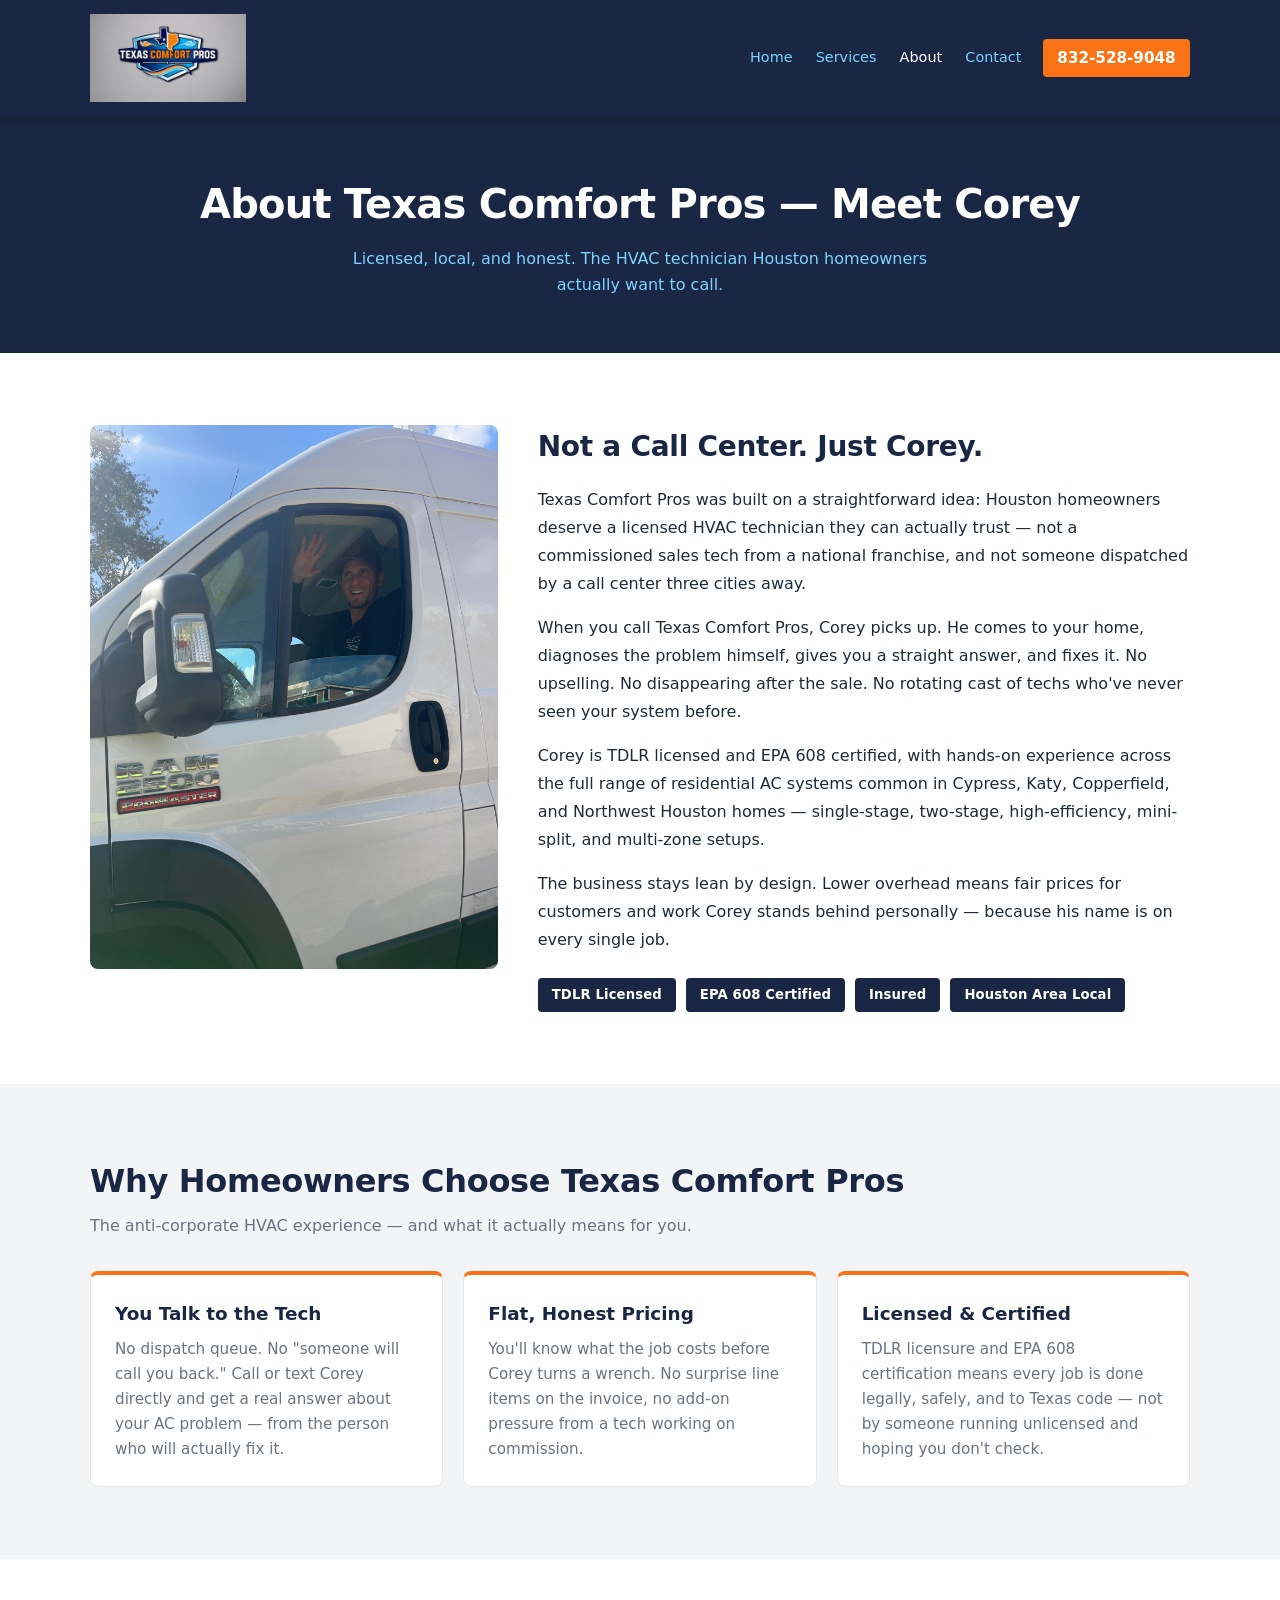
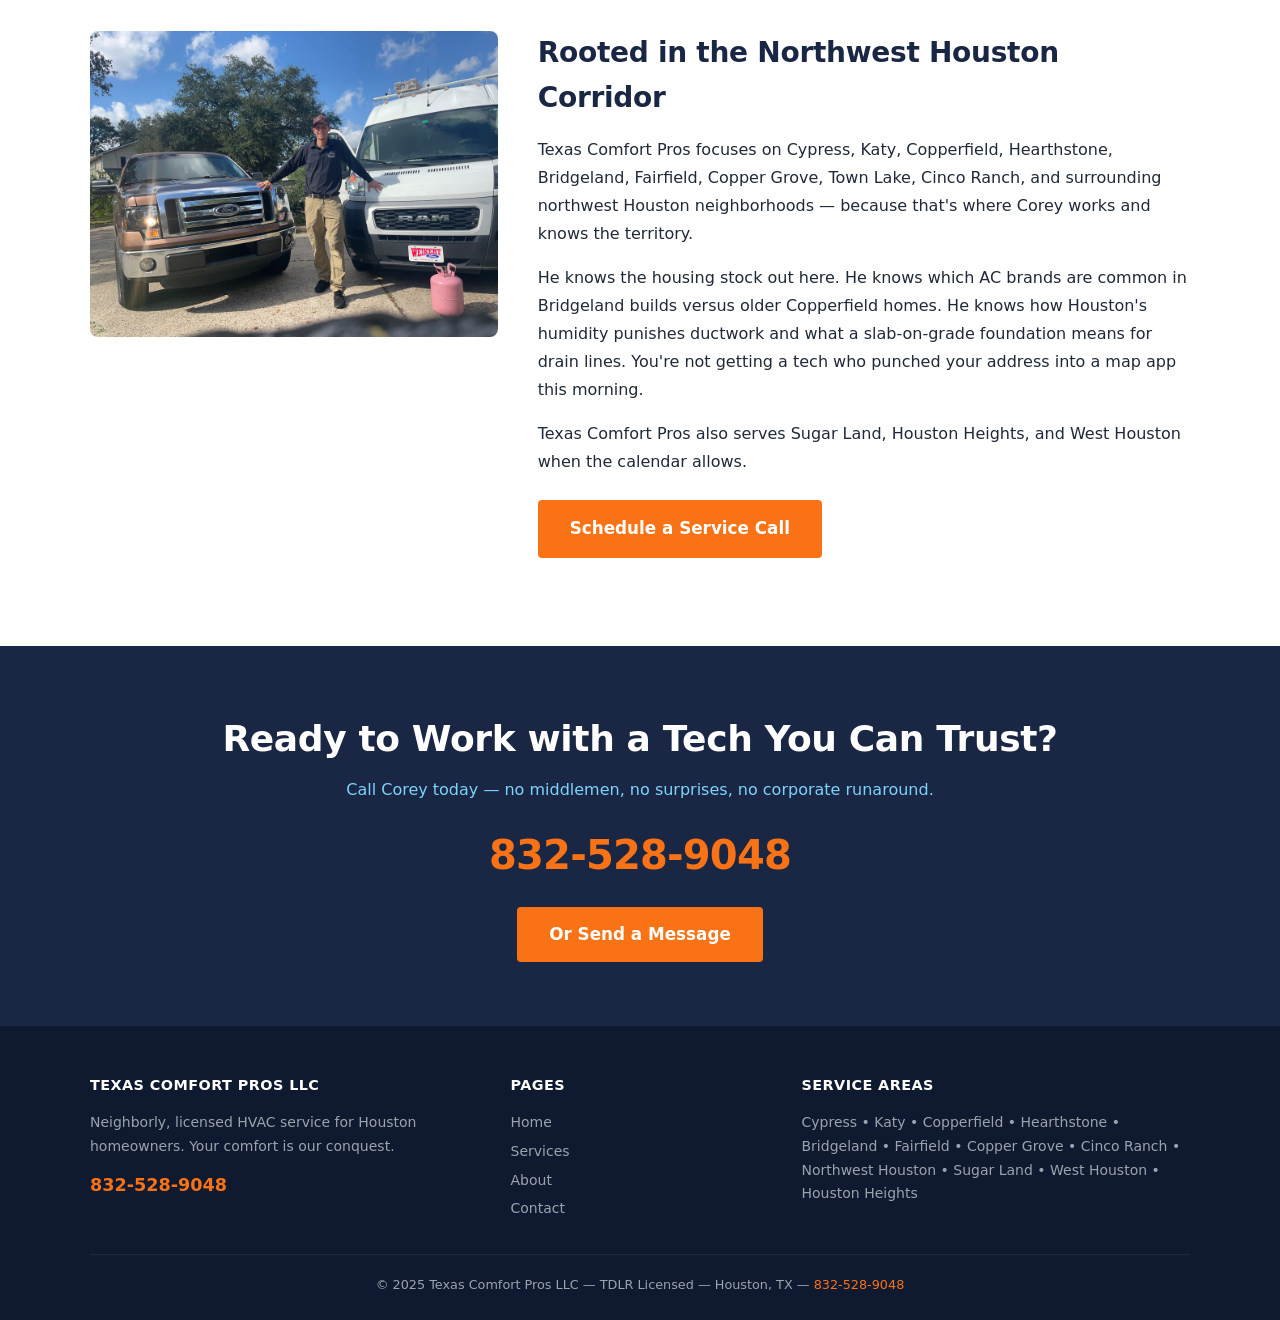
<file: about.html>
<!DOCTYPE html>
<html lang="en">
<head>
  <meta charset="UTF-8">
  <meta name="viewport" content="width=device-width, initial-scale=1.0">
  <title>About Corey | Licensed HVAC Technician in Houston TX | Texas Comfort Pros</title>
  <meta name="description" content="Meet Corey — TDLR licensed, EPA 608 certified HVAC technician serving Houston homeowners in Cypress, Katy &amp; NW Houston. Not a corporation. Just Corey — licensed, local, and fair.">
  <link rel="stylesheet" href="style.css">
  <script type="application/ld+json">
  {
    "@context": "https://schema.org",
    "@type": "LocalBusiness",
    "name": "Texas Comfort Pros LLC",
    "telephone": "832-528-9048",
    "url": "https://texascomfortpros.com",
    "description": "TDLR licensed, EPA 608 certified HVAC technician serving Cypress, Katy, and Northwest Houston. AC repair, installation, and duct work.",
    "address": {
      "@type": "PostalAddress",
      "addressLocality": "Houston",
      "addressRegion": "TX",
      "addressCountry": "US"
    },
    "geo": {
      "@type": "GeoCoordinates",
      "latitude": 29.9691,
      "longitude": -95.6972
    },
    "areaServed": [
      { "@type": "City", "name": "Cypress, TX" },
      { "@type": "City", "name": "Katy, TX" },
      { "@type": "Neighborhood", "name": "Northwest Houston" },
      { "@type": "Neighborhood", "name": "Copperfield" },
      { "@type": "Neighborhood", "name": "Hearthstone" },
      { "@type": "Neighborhood", "name": "Bridgeland" },
      { "@type": "Neighborhood", "name": "Fairfield" },
      { "@type": "Neighborhood", "name": "Copper Grove" },
      { "@type": "Neighborhood", "name": "Town Lake" },
      { "@type": "Neighborhood", "name": "Cinco Ranch" },
      { "@type": "City", "name": "Sugar Land, TX" },
      { "@type": "Neighborhood", "name": "Houston Heights" },
      { "@type": "Neighborhood", "name": "West Houston" }
    ],
    "hasOfferCatalog": {
      "@type": "OfferCatalog",
      "name": "HVAC Services",
      "itemListElement": [
        { "@type": "Offer", "itemOffered": { "@type": "Service", "name": "AC Repair" } },
        { "@type": "Offer", "itemOffered": { "@type": "Service", "name": "AC Installation" } },
        { "@type": "Offer", "itemOffered": { "@type": "Service", "name": "Duct Work" } }
      ]
    },
    "priceRange": "$$",
    "openingHours": "Mo-Su 07:00-20:00"
  }
  </script>
</head>
<body>

<header>
  <div class="header-inner">
    <a href="index.html" class="logo"><img src="images/logo.png" alt="Texas Comfort Pros"></a>
    <nav>
      <a href="index.html">Home</a>
      <a href="services.html">Services</a>
      <a href="about.html" class="active">About</a>
      <a href="contact.html">Contact</a>
      <a href="tel:8325289048" class="nav-phone">832-528-9048</a>
    </nav>
  </div>
</header>

<div class="page-hero">
  <h1>About Texas Comfort Pros — Meet Corey</h1>
  <p>Licensed, local, and honest. The HVAC technician Houston homeowners actually want to call.</p>
</div>

<section>
  <div class="section-inner">
    <div class="about-grid">
      <div class="about-image">
        <img
          src="images/corey-waving-van.jpg"
          alt="Corey waving from his RAM ProMaster service van — Texas Comfort Pros, serving Cypress and Katy TX"
          width="500"
          height="540"
          loading="lazy"
        >
      </div>
      <div class="about-text">
        <h2>Not a Call Center. Just Corey.</h2>
        <p>Texas Comfort Pros was built on a straightforward idea: Houston homeowners deserve a licensed HVAC technician they can actually trust — not a commissioned sales tech from a national franchise, and not someone dispatched by a call center three cities away.</p>
        <p>When you call Texas Comfort Pros, Corey picks up. He comes to your home, diagnoses the problem himself, gives you a straight answer, and fixes it. No upselling. No disappearing after the sale. No rotating cast of techs who've never seen your system before.</p>
        <p>Corey is TDLR licensed and EPA 608 certified, with hands-on experience across the full range of residential AC systems common in Cypress, Katy, Copperfield, and Northwest Houston homes — single-stage, two-stage, high-efficiency, mini-split, and multi-zone setups.</p>
        <p>The business stays lean by design. Lower overhead means fair prices for customers and work Corey stands behind personally — because his name is on every single job.</p>
        <div class="certs">
          <span class="cert-badge">TDLR Licensed</span>
          <span class="cert-badge">EPA 608 Certified</span>
          <span class="cert-badge">Insured</span>
          <span class="cert-badge">Houston Area Local</span>
        </div>
      </div>
    </div>
  </div>
</section>

<section class="bg-light">
  <div class="section-inner">
    <h2 class="section-title">Why Homeowners Choose Texas Comfort Pros</h2>
    <p class="section-sub">The anti-corporate HVAC experience — and what it actually means for you.</p>
    <div class="card-grid">
      <div class="card">
        <h3>You Talk to the Tech</h3>
        <p>No dispatch queue. No "someone will call you back." Call or text Corey directly and get a real answer about your AC problem — from the person who will actually fix it.</p>
      </div>
      <div class="card">
        <h3>Flat, Honest Pricing</h3>
        <p>You'll know what the job costs before Corey turns a wrench. No surprise line items on the invoice, no add-on pressure from a tech working on commission.</p>
      </div>
      <div class="card">
        <h3>Licensed &amp; Certified</h3>
        <p>TDLR licensure and EPA 608 certification means every job is done legally, safely, and to Texas code — not by someone running unlicensed and hoping you don't check.</p>
      </div>
    </div>
  </div>
</section>

<section>
  <div class="section-inner">
    <div class="about-grid">
      <div class="about-image">
        <img
          src="images/corey-trucks.jpg"
          alt="Corey between his Ford truck and RAM ProMaster van — Texas Comfort Pros fleet, Houston TX"
          width="500"
          height="420"
          loading="lazy"
        >
      </div>
      <div class="about-text">
        <h2>Rooted in the Northwest Houston Corridor</h2>
        <p>Texas Comfort Pros focuses on Cypress, Katy, Copperfield, Hearthstone, Bridgeland, Fairfield, Copper Grove, Town Lake, Cinco Ranch, and surrounding northwest Houston neighborhoods — because that's where Corey works and knows the territory.</p>
        <p>He knows the housing stock out here. He knows which AC brands are common in Bridgeland builds versus older Copperfield homes. He knows how Houston's humidity punishes ductwork and what a slab-on-grade foundation means for drain lines. You're not getting a tech who punched your address into a map app this morning.</p>
        <p>Texas Comfort Pros also serves Sugar Land, Houston Heights, and West Houston when the calendar allows.</p>
        <p style="margin-top: 1.5rem;">
          <a href="contact.html" class="btn-primary">Schedule a Service Call</a>
        </p>
      </div>
    </div>
  </div>
</section>

<div class="cta-band">
  <h2>Ready to Work with a Tech You Can Trust?</h2>
  <p>Call Corey today — no middlemen, no surprises, no corporate runaround.</p>
  <a href="tel:8325289048" class="cta-phone">832-528-9048</a>
  <a href="contact.html" class="btn-primary">Or Send a Message</a>
</div>

<footer>
  <div class="footer-inner">
    <div class="footer-col">
      <h4>Texas Comfort Pros LLC</h4>
      <p>Neighborly, licensed HVAC service for Houston homeowners. Your comfort is our conquest.</p>
      <a href="tel:8325289048" class="footer-phone">832-528-9048</a>
    </div>
    <div class="footer-col">
      <h4>Pages</h4>
      <a href="index.html">Home</a>
      <a href="services.html">Services</a>
      <a href="about.html">About</a>
      <a href="contact.html">Contact</a>
    </div>
    <div class="footer-col">
      <h4>Service Areas</h4>
      <p>Cypress &bull; Katy &bull; Copperfield &bull; Hearthstone &bull; Bridgeland &bull; Fairfield &bull; Copper Grove &bull; Cinco Ranch &bull; Northwest Houston &bull; Sugar Land &bull; West Houston &bull; Houston Heights</p>
    </div>
  </div>
  <div class="footer-bottom">
    <p>&copy; 2025 Texas Comfort Pros LLC &mdash; TDLR Licensed &mdash; Houston, TX &mdash; <a href="tel:8325289048">832-528-9048</a></p>
  </div>
</footer>

</body>
</html>
</file>
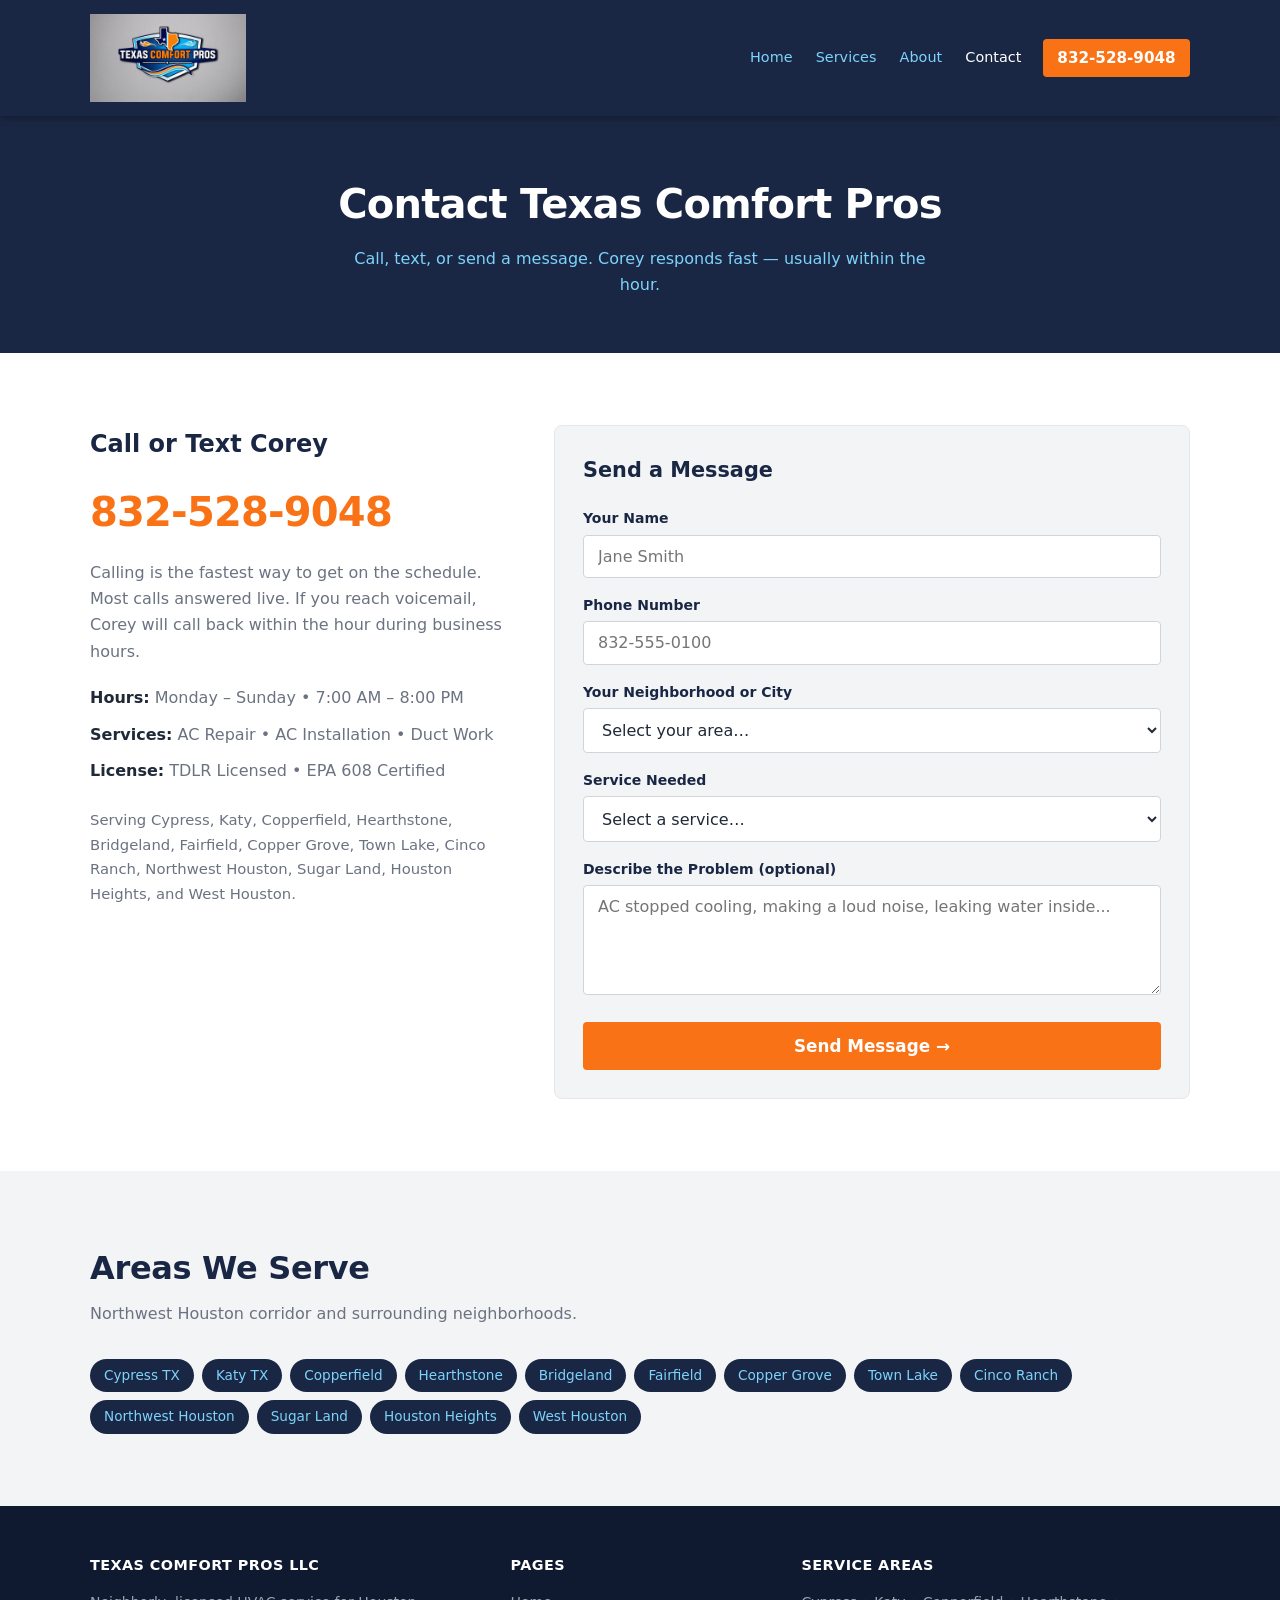
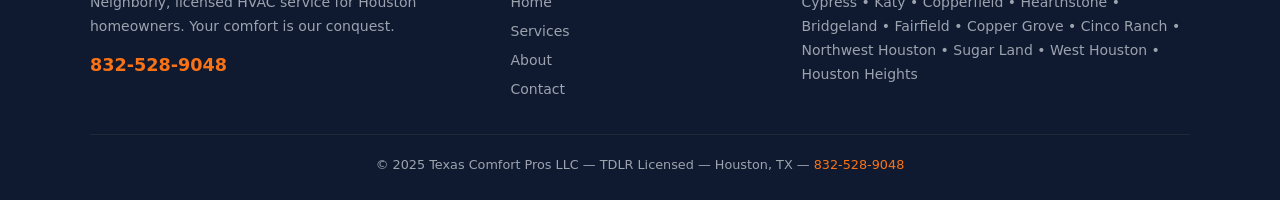
<file: contact.html>
<!DOCTYPE html>
<html lang="en">
<head>
  <meta charset="UTF-8">
  <meta name="viewport" content="width=device-width, initial-scale=1.0">
  <title>Contact Texas Comfort Pros | AC Repair Cypress &amp; Katy TX | 832-528-9048</title>
  <meta name="description" content="Call or message Texas Comfort Pros for AC repair, installation, and duct work in Cypress TX, Katy TX, and Northwest Houston. Call Corey at 832-528-9048.">
  <link rel="stylesheet" href="style.css">
  <script type="application/ld+json">
  {
    "@context": "https://schema.org",
    "@type": "LocalBusiness",
    "name": "Texas Comfort Pros LLC",
    "telephone": "832-528-9048",
    "url": "https://texascomfortpros.com",
    "description": "TDLR licensed, EPA 608 certified HVAC technician serving Cypress, Katy, and Northwest Houston. AC repair, installation, and duct work.",
    "address": {
      "@type": "PostalAddress",
      "addressLocality": "Houston",
      "addressRegion": "TX",
      "addressCountry": "US"
    },
    "geo": {
      "@type": "GeoCoordinates",
      "latitude": 29.9691,
      "longitude": -95.6972
    },
    "areaServed": [
      { "@type": "City", "name": "Cypress, TX" },
      { "@type": "City", "name": "Katy, TX" },
      { "@type": "Neighborhood", "name": "Northwest Houston" },
      { "@type": "Neighborhood", "name": "Copperfield" },
      { "@type": "Neighborhood", "name": "Hearthstone" },
      { "@type": "Neighborhood", "name": "Bridgeland" },
      { "@type": "Neighborhood", "name": "Fairfield" },
      { "@type": "Neighborhood", "name": "Copper Grove" },
      { "@type": "Neighborhood", "name": "Town Lake" },
      { "@type": "Neighborhood", "name": "Cinco Ranch" },
      { "@type": "City", "name": "Sugar Land, TX" },
      { "@type": "Neighborhood", "name": "Houston Heights" },
      { "@type": "Neighborhood", "name": "West Houston" }
    ],
    "hasOfferCatalog": {
      "@type": "OfferCatalog",
      "name": "HVAC Services",
      "itemListElement": [
        { "@type": "Offer", "itemOffered": { "@type": "Service", "name": "AC Repair" } },
        { "@type": "Offer", "itemOffered": { "@type": "Service", "name": "AC Installation" } },
        { "@type": "Offer", "itemOffered": { "@type": "Service", "name": "Duct Work" } }
      ]
    },
    "priceRange": "$$",
    "openingHours": "Mo-Su 07:00-20:00"
  }
  </script>
</head>
<body>

<header>
  <div class="header-inner">
    <a href="index.html" class="logo"><img src="images/logo.png" alt="Texas Comfort Pros"></a>
    <nav>
      <a href="index.html">Home</a>
      <a href="services.html">Services</a>
      <a href="about.html">About</a>
      <a href="contact.html" class="active">Contact</a>
      <a href="tel:8325289048" class="nav-phone">832-528-9048</a>
    </nav>
  </div>
</header>

<div class="page-hero">
  <h1>Contact Texas Comfort Pros</h1>
  <p>Call, text, or send a message. Corey responds fast — usually within the hour.</p>
</div>

<section>
  <div class="section-inner">
    <div class="contact-grid">

      <div class="contact-info">
        <h2>Call or Text Corey</h2>
        <a href="tel:8325289048" class="contact-phone">832-528-9048</a>
        <p>Calling is the fastest way to get on the schedule. Most calls answered live. If you reach voicemail, Corey will call back within the hour during business hours.</p>
        <p style="margin-top: 1.25rem;"><strong>Hours:</strong> Monday &ndash; Sunday &bull; 7:00 AM &ndash; 8:00 PM</p>
        <p style="margin-top: 0.5rem;"><strong>Services:</strong> AC Repair &bull; AC Installation &bull; Duct Work</p>
        <p style="margin-top: 0.5rem;"><strong>License:</strong> TDLR Licensed &bull; EPA 608 Certified</p>
        <p style="margin-top: 1.5rem; font-size: 0.925rem; color: var(--text-light);">
          Serving Cypress, Katy, Copperfield, Hearthstone, Bridgeland, Fairfield, Copper Grove, Town Lake, Cinco Ranch, Northwest Houston, Sugar Land, Houston Heights, and West Houston.
        </p>
      </div>

      <div class="form-wrap">
        <h2>Send a Message</h2>
        <form name="contact" method="POST" data-netlify="true" action="/thank-you.html">
          <input type="hidden" name="form-name" value="contact">

          <div class="form-group">
            <label for="name">Your Name</label>
            <input type="text" id="name" name="name" required placeholder="Jane Smith">
          </div>

          <div class="form-group">
            <label for="phone">Phone Number</label>
            <input type="tel" id="phone" name="phone" required placeholder="832-555-0100">
          </div>

          <div class="form-group">
            <label for="area">Your Neighborhood or City</label>
            <select id="area" name="area" required>
              <option value="">Select your area&hellip;</option>
              <option>Cypress TX</option>
              <option>Katy TX</option>
              <option>Copperfield</option>
              <option>Hearthstone</option>
              <option>Bridgeland</option>
              <option>Fairfield</option>
              <option>Copper Grove</option>
              <option>Town Lake</option>
              <option>Cinco Ranch</option>
              <option>Northwest Houston</option>
              <option>Sugar Land</option>
              <option>Houston Heights</option>
              <option>West Houston</option>
              <option>Other Houston Area</option>
            </select>
          </div>

          <div class="form-group">
            <label for="service">Service Needed</label>
            <select id="service" name="service" required>
              <option value="">Select a service&hellip;</option>
              <option>AC Repair</option>
              <option>AC Installation / Replacement</option>
              <option>Duct Work</option>
              <option>Not Sure &mdash; Need a Diagnosis</option>
            </select>
          </div>

          <div class="form-group">
            <label for="message">Describe the Problem (optional)</label>
            <textarea id="message" name="message" placeholder="AC stopped cooling, making a loud noise, leaking water inside..."></textarea>
          </div>

          <button type="submit" class="btn-submit">Send Message &rarr;</button>
        </form>
      </div>

    </div>
  </div>
</section>

<section class="bg-light">
  <div class="section-inner">
    <h2 class="section-title">Areas We Serve</h2>
    <p class="section-sub">Northwest Houston corridor and surrounding neighborhoods.</p>
    <div class="areas-grid">
      <span class="area-badge">Cypress TX</span>
      <span class="area-badge">Katy TX</span>
      <span class="area-badge">Copperfield</span>
      <span class="area-badge">Hearthstone</span>
      <span class="area-badge">Bridgeland</span>
      <span class="area-badge">Fairfield</span>
      <span class="area-badge">Copper Grove</span>
      <span class="area-badge">Town Lake</span>
      <span class="area-badge">Cinco Ranch</span>
      <span class="area-badge">Northwest Houston</span>
      <span class="area-badge">Sugar Land</span>
      <span class="area-badge">Houston Heights</span>
      <span class="area-badge">West Houston</span>
    </div>
  </div>
</section>

<footer>
  <div class="footer-inner">
    <div class="footer-col">
      <h4>Texas Comfort Pros LLC</h4>
      <p>Neighborly, licensed HVAC service for Houston homeowners. Your comfort is our conquest.</p>
      <a href="tel:8325289048" class="footer-phone">832-528-9048</a>
    </div>
    <div class="footer-col">
      <h4>Pages</h4>
      <a href="index.html">Home</a>
      <a href="services.html">Services</a>
      <a href="about.html">About</a>
      <a href="contact.html">Contact</a>
    </div>
    <div class="footer-col">
      <h4>Service Areas</h4>
      <p>Cypress &bull; Katy &bull; Copperfield &bull; Hearthstone &bull; Bridgeland &bull; Fairfield &bull; Copper Grove &bull; Cinco Ranch &bull; Northwest Houston &bull; Sugar Land &bull; West Houston &bull; Houston Heights</p>
    </div>
  </div>
  <div class="footer-bottom">
    <p>&copy; 2025 Texas Comfort Pros LLC &mdash; TDLR Licensed &mdash; Houston, TX &mdash; <a href="tel:8325289048">832-528-9048</a></p>
  </div>
</footer>

</body>
</html>
</file>
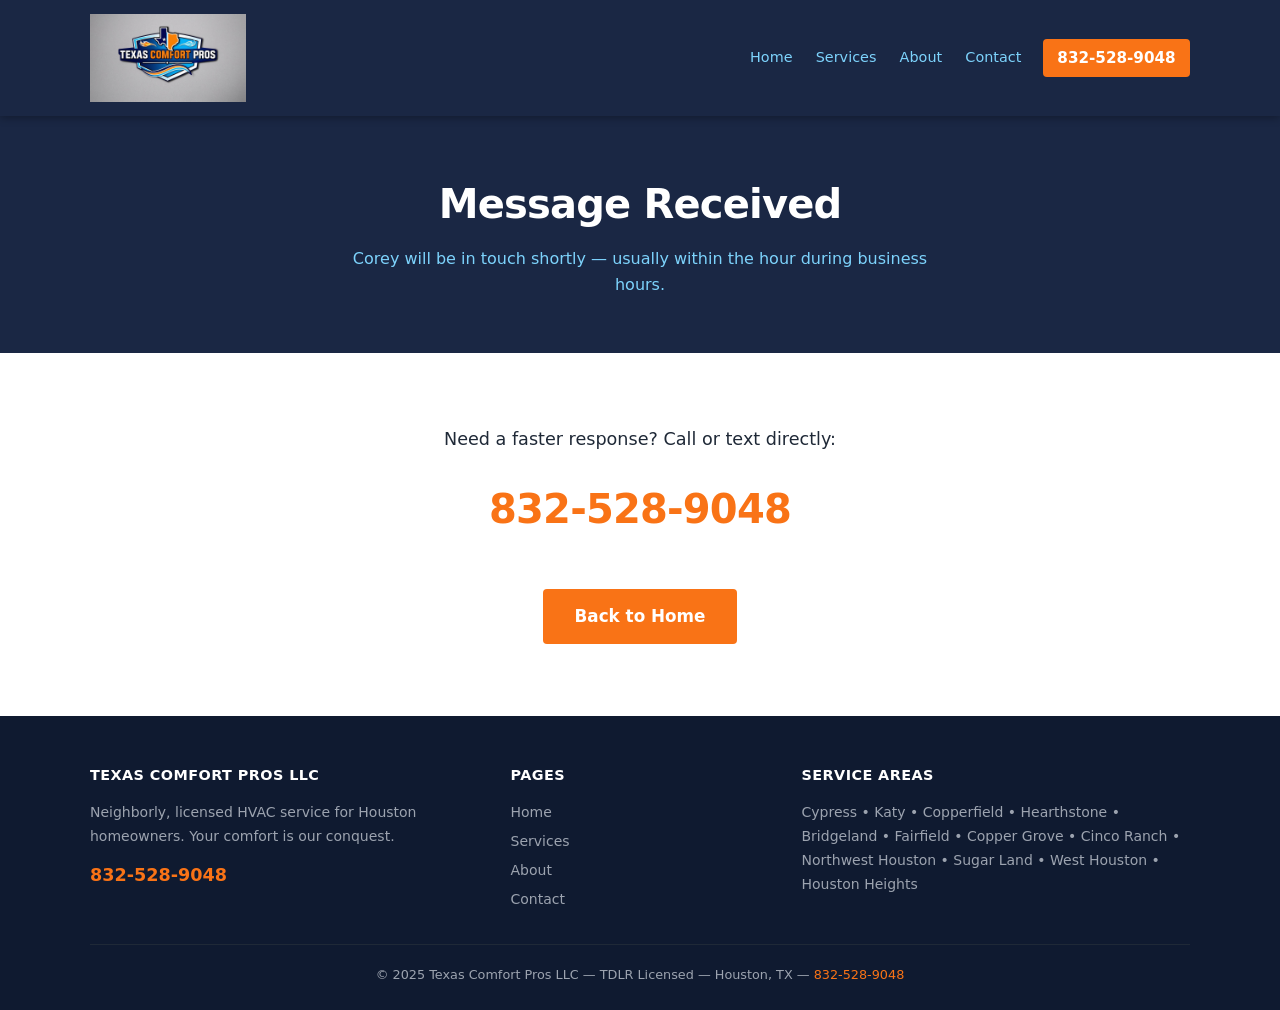
<file: thank-you.html>
<!DOCTYPE html>
<html lang="en">
<head>
  <meta charset="UTF-8">
  <meta name="viewport" content="width=device-width, initial-scale=1.0">
  <title>Message Sent | Texas Comfort Pros</title>
  <meta name="robots" content="noindex, follow">
  <link rel="stylesheet" href="style.css">
</head>
<body>

<header>
  <div class="header-inner">
    <a href="index.html" class="logo"><img src="images/logo.png" alt="Texas Comfort Pros"></a>
    <nav>
      <a href="index.html">Home</a>
      <a href="services.html">Services</a>
      <a href="about.html">About</a>
      <a href="contact.html">Contact</a>
      <a href="tel:8325289048" class="nav-phone">832-528-9048</a>
    </nav>
  </div>
</header>

<div class="page-hero">
  <h1>Message Received</h1>
  <p>Corey will be in touch shortly &mdash; usually within the hour during business hours.</p>
</div>

<section style="text-align: center;">
  <div class="section-inner">
    <p style="font-size: 1.1rem; margin-bottom: 1.5rem; color: var(--text);">Need a faster response? Call or text directly:</p>
    <a href="tel:8325289048" style="display: inline-block; font-size: clamp(1.75rem, 4vw, 2.5rem); font-weight: 700; color: #f97316; text-decoration: none; letter-spacing: -0.02em; margin-bottom: 2rem;">832-528-9048</a>
    <br>
    <a href="index.html" class="btn-primary" style="margin-top: 1rem;">Back to Home</a>
  </div>
</section>

<footer>
  <div class="footer-inner">
    <div class="footer-col">
      <h4>Texas Comfort Pros LLC</h4>
      <p>Neighborly, licensed HVAC service for Houston homeowners. Your comfort is our conquest.</p>
      <a href="tel:8325289048" class="footer-phone">832-528-9048</a>
    </div>
    <div class="footer-col">
      <h4>Pages</h4>
      <a href="index.html">Home</a>
      <a href="services.html">Services</a>
      <a href="about.html">About</a>
      <a href="contact.html">Contact</a>
    </div>
    <div class="footer-col">
      <h4>Service Areas</h4>
      <p>Cypress &bull; Katy &bull; Copperfield &bull; Hearthstone &bull; Bridgeland &bull; Fairfield &bull; Copper Grove &bull; Cinco Ranch &bull; Northwest Houston &bull; Sugar Land &bull; West Houston &bull; Houston Heights</p>
    </div>
  </div>
  <div class="footer-bottom">
    <p>&copy; 2025 Texas Comfort Pros LLC &mdash; TDLR Licensed &mdash; Houston, TX &mdash; <a href="tel:8325289048">832-528-9048</a></p>
  </div>
</footer>

</body>
</html>
</file>
<file: style.css>
:root {
  --navy: #1a2744;
  --orange: #f97316;
  --baby-blue: #7dd3fc;
  --white: #ffffff;
  --light-gray: #f3f4f6;
  --text: #1f2937;
  --text-light: #6b7280;
}

*, *::before, *::after {
  box-sizing: border-box;
  margin: 0;
  padding: 0;
}

html {
  scroll-behavior: smooth;
}

body {
  font-family: -apple-system, BlinkMacSystemFont, 'Segoe UI', system-ui, sans-serif;
  color: var(--text);
  line-height: 1.6;
  background: var(--white);
}

img {
  display: block;
  max-width: 100%;
  height: auto;
}

/* ─── HEADER ─── */
header {
  background: var(--navy);
  padding: 0.875rem 1rem;
  position: sticky;
  top: 0;
  z-index: 100;
  box-shadow: 0 2px 8px rgba(0,0,0,0.3);
}

.header-inner {
  max-width: 1100px;
  margin: 0 auto;
  display: flex;
  justify-content: space-between;
  align-items: center;
  flex-wrap: wrap;
  gap: 0.75rem;
}

.logo {
  display: flex;
  align-items: center;
  text-decoration: none;
  flex-shrink: 0;
}

.logo img {
  height: 88px;
  width: auto;
  display: block;
}

nav {
  display: flex;
  align-items: center;
  gap: 0.25rem;
  flex-wrap: wrap;
}

nav a {
  color: var(--baby-blue);
  text-decoration: none;
  font-size: 0.9rem;
  font-weight: 500;
  padding: 0.4rem 0.6rem;
  border-radius: 4px;
  transition: color 0.15s;
}

nav a:hover,
nav a.active {
  color: var(--white);
}

.nav-phone {
  background: var(--orange);
  color: var(--white) !important;
  padding: 0.45rem 0.9rem !important;
  border-radius: 4px;
  font-weight: 700;
  font-size: 0.95rem !important;
  margin-left: 0.5rem;
  white-space: nowrap;
}

.nav-phone:hover {
  background: #ea6c05;
}

/* ─── HERO (homepage) ─── */
.hero {
  background: var(--navy);
  color: var(--white);
  padding: 3rem 1rem 3.5rem;
}

.hero-inner {
  max-width: 1100px;
  margin: 0 auto;
  display: flex;
  flex-direction: column;
  gap: 2.5rem;
  align-items: center;
}

.hero-text {
  flex: 1;
}

.hero-text .tagline {
  font-size: 1rem;
  color: var(--baby-blue);
  font-style: italic;
  margin-bottom: 0.75rem;
  letter-spacing: 0.01em;
}

.hero-text h1 {
  font-size: clamp(1.8rem, 5vw, 3rem);
  line-height: 1.15;
  margin-bottom: 1.25rem;
  letter-spacing: -0.02em;
}

.hero-text h1 span {
  color: var(--orange);
}

.hero-text .hero-body {
  font-size: 1rem;
  color: #d1d5db;
  margin-bottom: 2rem;
  max-width: 520px;
  line-height: 1.7;
}

.hero-image {
  width: 100%;
  max-width: 400px;
  flex-shrink: 0;
}

.hero-image img {
  width: 100%;
  border-radius: 8px;
  border: 3px solid rgba(249,115,22,0.4);
}

/* ─── BUTTONS ─── */
.btn-primary {
  display: inline-block;
  background: var(--orange);
  color: var(--white);
  padding: 0.875rem 2rem;
  border-radius: 4px;
  text-decoration: none;
  font-weight: 700;
  font-size: 1.05rem;
  transition: background 0.15s;
  white-space: nowrap;
}

.btn-primary:hover {
  background: #ea6c05;
}

/* ─── TRUST BAR ─── */
.trust-bar {
  background: var(--orange);
  color: var(--white);
  padding: 0.7rem 1rem;
}

.trust-bar-inner {
  max-width: 1100px;
  margin: 0 auto;
  display: flex;
  flex-wrap: wrap;
  justify-content: center;
  gap: 0.5rem 1.75rem;
  font-weight: 600;
  font-size: 0.875rem;
}

/* ─── SECTIONS ─── */
section {
  padding: 3.5rem 1rem;
}

.section-inner {
  max-width: 1100px;
  margin: 0 auto;
}

.section-title {
  font-size: clamp(1.4rem, 3vw, 2rem);
  color: var(--navy);
  margin-bottom: 0.4rem;
  letter-spacing: -0.01em;
}

.section-sub {
  color: var(--text-light);
  margin-bottom: 2rem;
  font-size: 1rem;
}

.bg-light {
  background: var(--light-gray);
}

/* ─── CARDS ─── */
.card-grid {
  display: grid;
  grid-template-columns: 1fr;
  gap: 1.25rem;
}

.card {
  background: var(--white);
  border: 1px solid #e5e7eb;
  border-radius: 8px;
  padding: 1.5rem;
  border-top: 4px solid var(--orange);
}

.card h3 {
  color: var(--navy);
  font-size: 1.15rem;
  margin-bottom: 0.5rem;
}

.card p {
  color: var(--text-light);
  font-size: 0.95rem;
  line-height: 1.65;
}

/* ─── AREAS BADGES ─── */
.areas-grid {
  display: flex;
  flex-wrap: wrap;
  gap: 0.5rem;
  margin-top: 1.25rem;
}

.area-badge {
  background: var(--navy);
  color: var(--baby-blue);
  padding: 0.375rem 0.875rem;
  border-radius: 20px;
  font-size: 0.85rem;
  font-weight: 500;
}

/* ─── ABOUT GRID ─── */
.about-grid {
  display: grid;
  grid-template-columns: 1fr;
  gap: 2.5rem;
  align-items: start;
}

.about-image img {
  width: 100%;
  border-radius: 8px;
}

.about-text h2 {
  color: var(--navy);
  font-size: clamp(1.3rem, 2.5vw, 1.75rem);
  margin-bottom: 1rem;
  letter-spacing: -0.01em;
}

.about-text p {
  margin-bottom: 1rem;
  color: var(--text);
  line-height: 1.75;
}

.certs {
  display: flex;
  flex-wrap: wrap;
  gap: 0.625rem;
  margin-top: 1.5rem;
}

.cert-badge {
  background: var(--navy);
  color: var(--white);
  padding: 0.4rem 0.875rem;
  border-radius: 4px;
  font-size: 0.825rem;
  font-weight: 600;
  letter-spacing: 0.01em;
}

/* ─── CTA BAND ─── */
.cta-band {
  background: var(--navy);
  color: var(--white);
  text-align: center;
  padding: 3.5rem 1rem;
}

.cta-band h2 {
  font-size: clamp(1.5rem, 3vw, 2.25rem);
  margin-bottom: 0.625rem;
  letter-spacing: -0.01em;
}

.cta-band p {
  color: var(--baby-blue);
  margin-bottom: 1.25rem;
  font-size: 1rem;
}

.cta-phone {
  display: block;
  font-size: clamp(1.75rem, 4vw, 2.5rem);
  font-weight: 700;
  color: var(--orange);
  text-decoration: none;
  margin-bottom: 1.25rem;
  letter-spacing: -0.02em;
  transition: color 0.15s;
}

.cta-phone:hover {
  color: #fdba74;
}

/* ─── PAGE HERO (inner pages) ─── */
.page-hero {
  background: var(--navy);
  color: var(--white);
  padding: 2.75rem 1rem;
  text-align: center;
}

.page-hero h1 {
  font-size: clamp(1.5rem, 4vw, 2.5rem);
  margin-bottom: 0.625rem;
  letter-spacing: -0.02em;
}

.page-hero p {
  color: var(--baby-blue);
  font-size: 1rem;
  max-width: 600px;
  margin: 0 auto;
}

/* ─── SERVICES PAGE ─── */
.service-block {
  display: grid;
  grid-template-columns: 1fr;
  gap: 2rem;
  padding-bottom: 3rem;
  margin-bottom: 3rem;
  border-bottom: 1px solid #e5e7eb;
  align-items: start;
}

.service-block:last-of-type {
  border-bottom: none;
  padding-bottom: 0;
  margin-bottom: 0;
}

.service-block img {
  width: 100%;
  border-radius: 8px;
}

.service-content h2 {
  color: var(--navy);
  font-size: clamp(1.3rem, 2.5vw, 1.75rem);
  margin-bottom: 0.875rem;
  letter-spacing: -0.01em;
}

.service-content p {
  margin-bottom: 1rem;
  color: var(--text);
  line-height: 1.75;
}

.service-content ul {
  list-style: none;
  padding: 0;
  margin: 0 0 1.5rem;
}

.service-content ul li {
  padding: 0.3rem 0 0.3rem 1.5rem;
  color: var(--text);
  position: relative;
  font-size: 0.97rem;
}

.service-content ul li::before {
  content: '✓';
  color: var(--orange);
  position: absolute;
  left: 0;
  font-weight: 700;
}

/* ─── CONTACT PAGE ─── */
.contact-grid {
  display: grid;
  grid-template-columns: 1fr;
  gap: 2.5rem;
  align-items: start;
}

.contact-info h2 {
  color: var(--navy);
  font-size: 1.5rem;
  margin-bottom: 1rem;
}

.contact-phone {
  display: block;
  font-size: clamp(1.75rem, 5vw, 2.5rem);
  font-weight: 700;
  color: var(--orange);
  text-decoration: none;
  margin-bottom: 1rem;
  letter-spacing: -0.02em;
  transition: color 0.15s;
}

.contact-phone:hover {
  color: #ea6c05;
}

.contact-info p {
  color: var(--text-light);
  margin-bottom: 0.625rem;
  line-height: 1.65;
}

.contact-info strong {
  color: var(--text);
}

/* ─── FORM ─── */
.form-wrap {
  background: var(--light-gray);
  padding: 1.75rem;
  border-radius: 8px;
  border: 1px solid #e5e7eb;
}

.form-wrap h2 {
  color: var(--navy);
  font-size: 1.3rem;
  margin-bottom: 1.25rem;
}

.form-group {
  margin-bottom: 1rem;
}

.form-group label {
  display: block;
  font-size: 0.875rem;
  font-weight: 600;
  color: var(--navy);
  margin-bottom: 0.3rem;
}

.form-group input,
.form-group select,
.form-group textarea {
  width: 100%;
  padding: 0.7rem 0.875rem;
  border: 1px solid #d1d5db;
  border-radius: 4px;
  font-size: 1rem;
  font-family: inherit;
  background: var(--white);
  color: var(--text);
  transition: border-color 0.15s, outline 0.15s;
}

.form-group input:focus,
.form-group select:focus,
.form-group textarea:focus {
  outline: 2px solid var(--orange);
  outline-offset: 0;
  border-color: var(--orange);
}

.form-group textarea {
  resize: vertical;
  min-height: 110px;
}

.btn-submit {
  width: 100%;
  background: var(--orange);
  color: var(--white);
  border: none;
  padding: 0.875rem;
  font-size: 1.05rem;
  font-weight: 700;
  border-radius: 4px;
  cursor: pointer;
  transition: background 0.15s;
  font-family: inherit;
  margin-top: 0.25rem;
}

.btn-submit:hover {
  background: #ea6c05;
}

/* ─── FOOTER ─── */
footer {
  background: #0f1a30;
  color: #9ca3af;
  padding: 2.5rem 1rem 1.5rem;
  font-size: 0.875rem;
}

.footer-inner {
  max-width: 1100px;
  margin: 0 auto;
  display: grid;
  grid-template-columns: 1fr;
  gap: 2rem;
}

.footer-col h4 {
  color: var(--white);
  margin-bottom: 0.875rem;
  font-size: 0.9rem;
  letter-spacing: 0.03em;
  text-transform: uppercase;
}

.footer-col p {
  line-height: 1.7;
}

.footer-col a {
  color: #9ca3af;
  text-decoration: none;
  display: block;
  margin-bottom: 0.4rem;
  transition: color 0.15s;
}

.footer-col a:hover {
  color: var(--orange);
}

.footer-phone {
  color: var(--orange) !important;
  font-weight: 700;
  font-size: 1.1rem;
  margin-top: 0.75rem;
}

.footer-bottom {
  max-width: 1100px;
  margin: 1.75rem auto 0;
  padding-top: 1.25rem;
  border-top: 1px solid #1f2937;
  text-align: center;
  font-size: 0.8rem;
}

.footer-bottom a {
  color: var(--orange);
  text-decoration: none;
}

/* ─── TEXT CENTER UTILITY ─── */
.text-center { text-align: center; }

/* ─── RESPONSIVE ─── */
@media (min-width: 600px) {
  .card-grid {
    grid-template-columns: repeat(2, 1fr);
  }
}

@media (min-width: 768px) {
  .hero-inner {
    flex-direction: row;
    align-items: center;
  }

  .hero-image {
    max-width: 380px;
  }

  .card-grid {
    grid-template-columns: repeat(3, 1fr);
  }

  .about-grid {
    grid-template-columns: 1fr 1.6fr;
    align-items: start;
  }

  .service-block {
    grid-template-columns: 1fr 1fr;
    align-items: start;
  }

  .service-block.img-right .service-content {
    order: -1;
  }

  .contact-grid {
    grid-template-columns: 1fr 1.5fr;
  }

  .footer-inner {
    grid-template-columns: 1.5fr 1fr 1.5fr;
  }
}

@media (min-width: 1024px) {
  section {
    padding: 4.5rem 2rem;
  }

  header {
    padding: 0.875rem 2rem;
  }

  .hero {
    padding: 4rem 2rem 4.5rem;
  }

  .page-hero {
    padding: 3.5rem 2rem;
  }

  .cta-band {
    padding: 4rem 2rem;
  }

  footer {
    padding: 3rem 2rem 1.5rem;
  }
}
</file>
